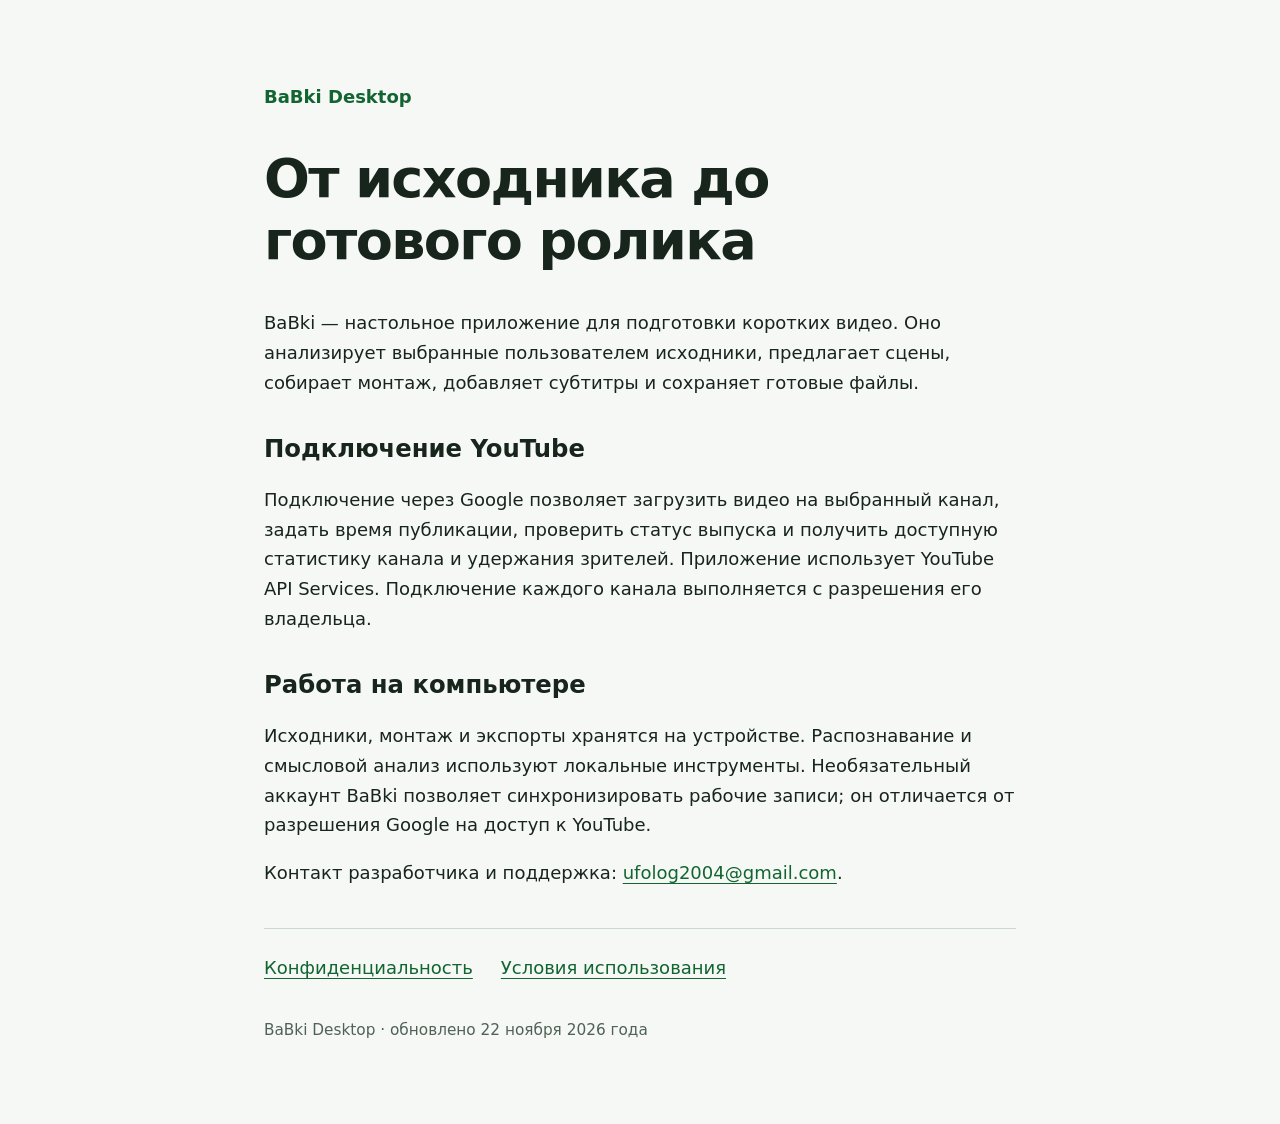
<file: index.html>
<!doctype html>
<html lang="ru"><meta charset="utf-8"><meta name="viewport" content="width=device-width,initial-scale=1">
<title>BaBki Desktop — приложение для коротких видео</title><link rel="stylesheet" href="style.css">
<main><p class="brand">BaBki Desktop</p><h1>От исходника до готового ролика</h1>
<p>BaBki — настольное приложение для подготовки коротких видео. Оно анализирует выбранные пользователем исходники, предлагает сцены, собирает монтаж, добавляет субтитры и сохраняет готовые файлы.</p>
<h2>Подключение YouTube</h2><p>Подключение через Google позволяет загрузить видео на выбранный канал, задать время публикации, проверить статус выпуска и получить доступную статистику канала и удержания зрителей. Приложение использует YouTube API Services. Подключение каждого канала выполняется с разрешения его владельца.</p>
<h2>Работа на компьютере</h2><p>Исходники, монтаж и экспорты хранятся на устройстве. Распознавание и смысловой анализ используют локальные инструменты. Необязательный аккаунт BaBki позволяет синхронизировать рабочие записи; он отличается от разрешения Google на доступ к YouTube.</p>
<p>Контакт разработчика и поддержка: <a href="mailto:ufolog2004@gmail.com">ufolog2004@gmail.com</a>.</p>
<nav aria-label="Документы"><a href="privacy.html">Конфиденциальность</a><a href="terms.html">Условия использования</a></nav>
<footer>BaBki Desktop · обновлено 22 ноября 2026 года</footer></main></html>
</file>
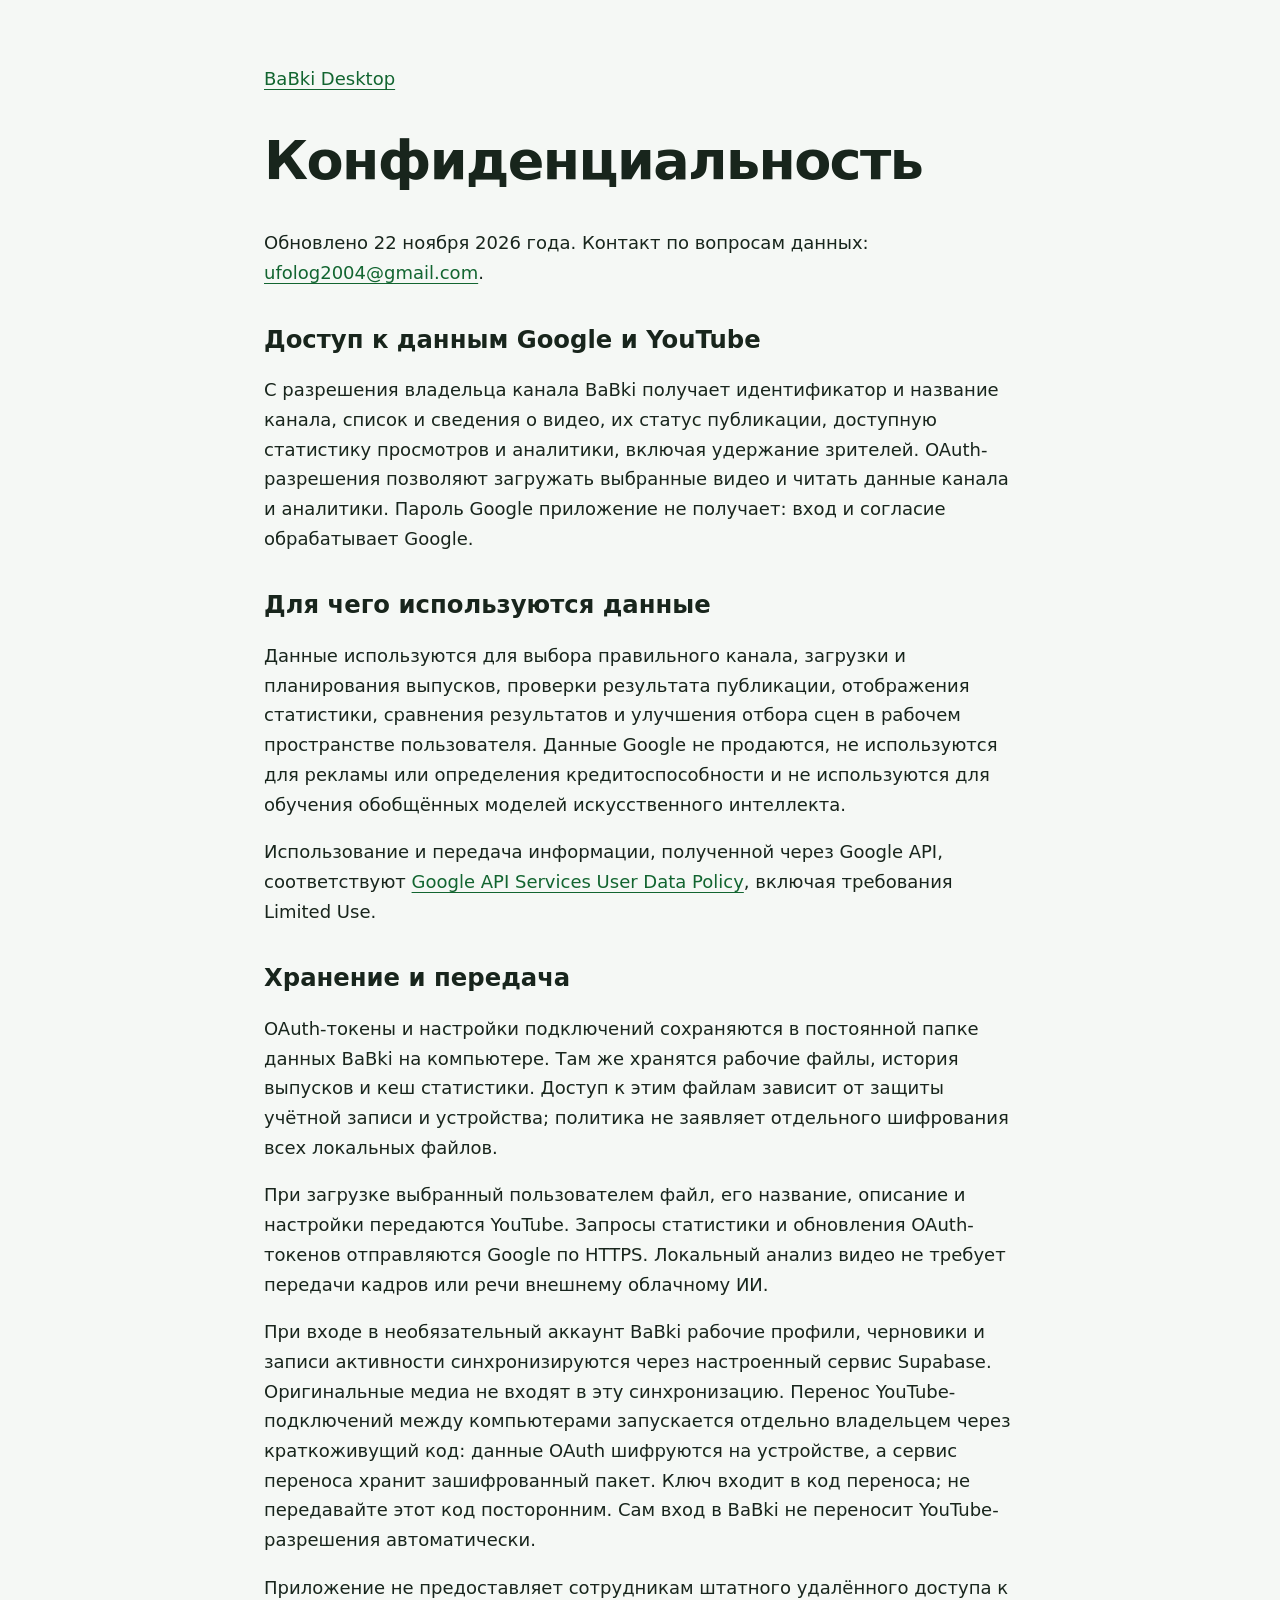
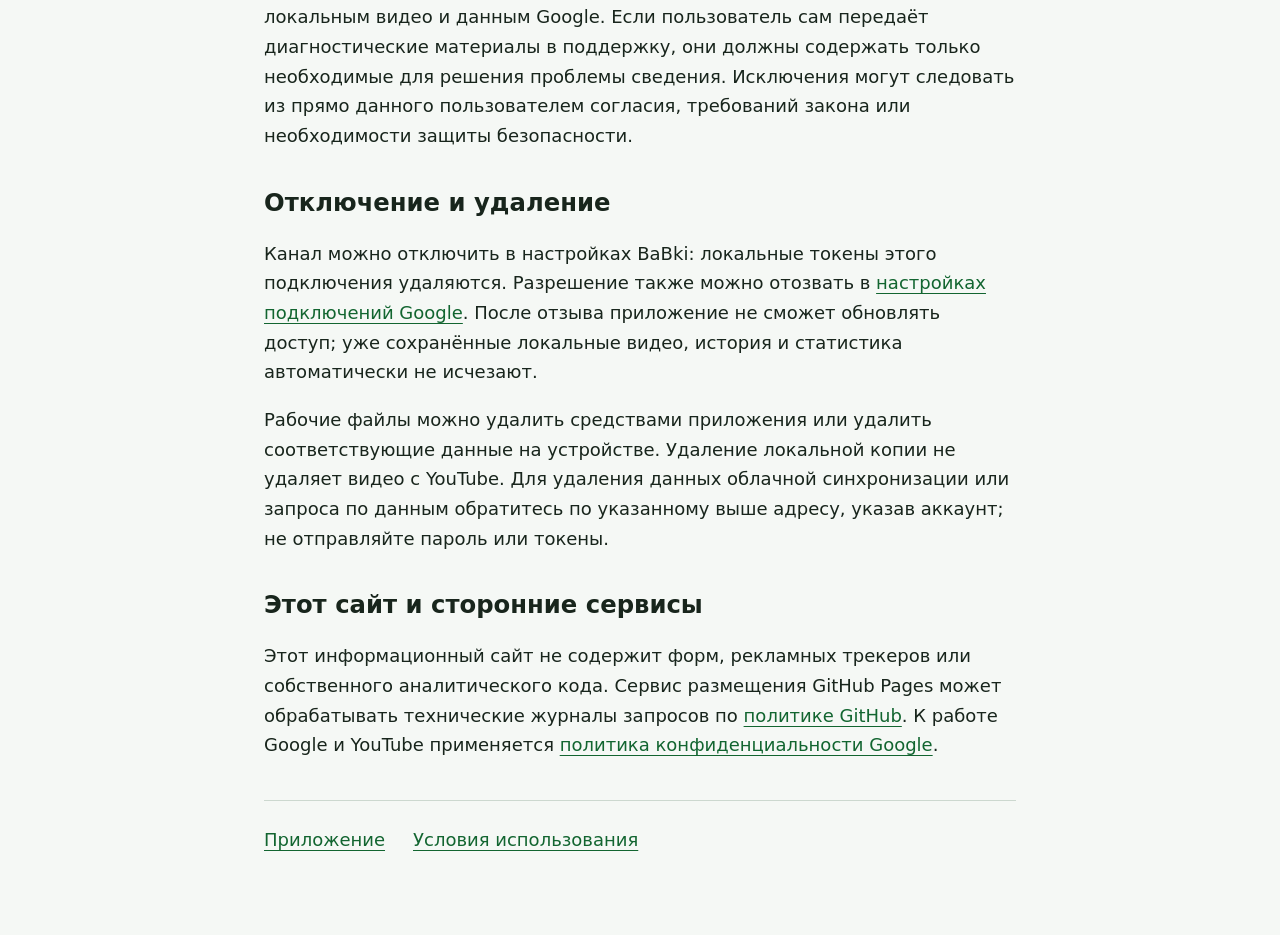
<file: privacy.html>
<!doctype html>
<html lang="ru"><meta charset="utf-8"><meta name="viewport" content="width=device-width,initial-scale=1">
<title>Конфиденциальность — BaBki Desktop</title><link rel="stylesheet" href="style.css">
<main><a href="index.html">BaBki Desktop</a><h1>Конфиденциальность</h1><p>Обновлено 22 ноября 2026 года. Контакт по вопросам данных: <a href="mailto:ufolog2004@gmail.com">ufolog2004@gmail.com</a>.</p>
<h2>Доступ к данным Google и YouTube</h2><p>С разрешения владельца канала BaBki получает идентификатор и название канала, список и сведения о видео, их статус публикации, доступную статистику просмотров и аналитики, включая удержание зрителей. OAuth-разрешения позволяют загружать выбранные видео и читать данные канала и аналитики. Пароль Google приложение не получает: вход и согласие обрабатывает Google.</p>
<h2>Для чего используются данные</h2><p>Данные используются для выбора правильного канала, загрузки и планирования выпусков, проверки результата публикации, отображения статистики, сравнения результатов и улучшения отбора сцен в рабочем пространстве пользователя. Данные Google не продаются, не используются для рекламы или определения кредитоспособности и не используются для обучения обобщённых моделей искусственного интеллекта.</p>
<p>Использование и передача информации, полученной через Google API, соответствуют <a href="https://developers.google.com/terms/api-services-user-data-policy">Google API Services User Data Policy</a>, включая требования Limited Use.</p>
<h2>Хранение и передача</h2><p>OAuth-токены и настройки подключений сохраняются в постоянной папке данных BaBki на компьютере. Там же хранятся рабочие файлы, история выпусков и кеш статистики. Доступ к этим файлам зависит от защиты учётной записи и устройства; политика не заявляет отдельного шифрования всех локальных файлов.</p>
<p>При загрузке выбранный пользователем файл, его название, описание и настройки передаются YouTube. Запросы статистики и обновления OAuth-токенов отправляются Google по HTTPS. Локальный анализ видео не требует передачи кадров или речи внешнему облачному ИИ.</p>
<p>При входе в необязательный аккаунт BaBki рабочие профили, черновики и записи активности синхронизируются через настроенный сервис Supabase. Оригинальные медиа не входят в эту синхронизацию. Перенос YouTube-подключений между компьютерами запускается отдельно владельцем через краткоживущий код: данные OAuth шифруются на устройстве, а сервис переноса хранит зашифрованный пакет. Ключ входит в код переноса; не передавайте этот код посторонним. Сам вход в BaBki не переносит YouTube-разрешения автоматически.</p>
<p>Приложение не предоставляет сотрудникам штатного удалённого доступа к локальным видео и данным Google. Если пользователь сам передаёт диагностические материалы в поддержку, они должны содержать только необходимые для решения проблемы сведения. Исключения могут следовать из прямо данного пользователем согласия, требований закона или необходимости защиты безопасности.</p>
<h2>Отключение и удаление</h2><p>Канал можно отключить в настройках BaBki: локальные токены этого подключения удаляются. Разрешение также можно отозвать в <a href="https://myaccount.google.com/connections">настройках подключений Google</a>. После отзыва приложение не сможет обновлять доступ; уже сохранённые локальные видео, история и статистика автоматически не исчезают.</p>
<p>Рабочие файлы можно удалить средствами приложения или удалить соответствующие данные на устройстве. Удаление локальной копии не удаляет видео с YouTube. Для удаления данных облачной синхронизации или запроса по данным обратитесь по указанному выше адресу, указав аккаунт; не отправляйте пароль или токены.</p>
<h2>Этот сайт и сторонние сервисы</h2><p>Этот информационный сайт не содержит форм, рекламных трекеров или собственного аналитического кода. Сервис размещения GitHub Pages может обрабатывать технические журналы запросов по <a href="https://docs.github.com/site-policy/privacy-policies/github-general-privacy-statement">политике GitHub</a>. К работе Google и YouTube применяется <a href="https://policies.google.com/privacy">политика конфиденциальности Google</a>.</p>
<nav aria-label="Документы"><a href="index.html">Приложение</a><a href="terms.html">Условия использования</a></nav></main></html>
</file>
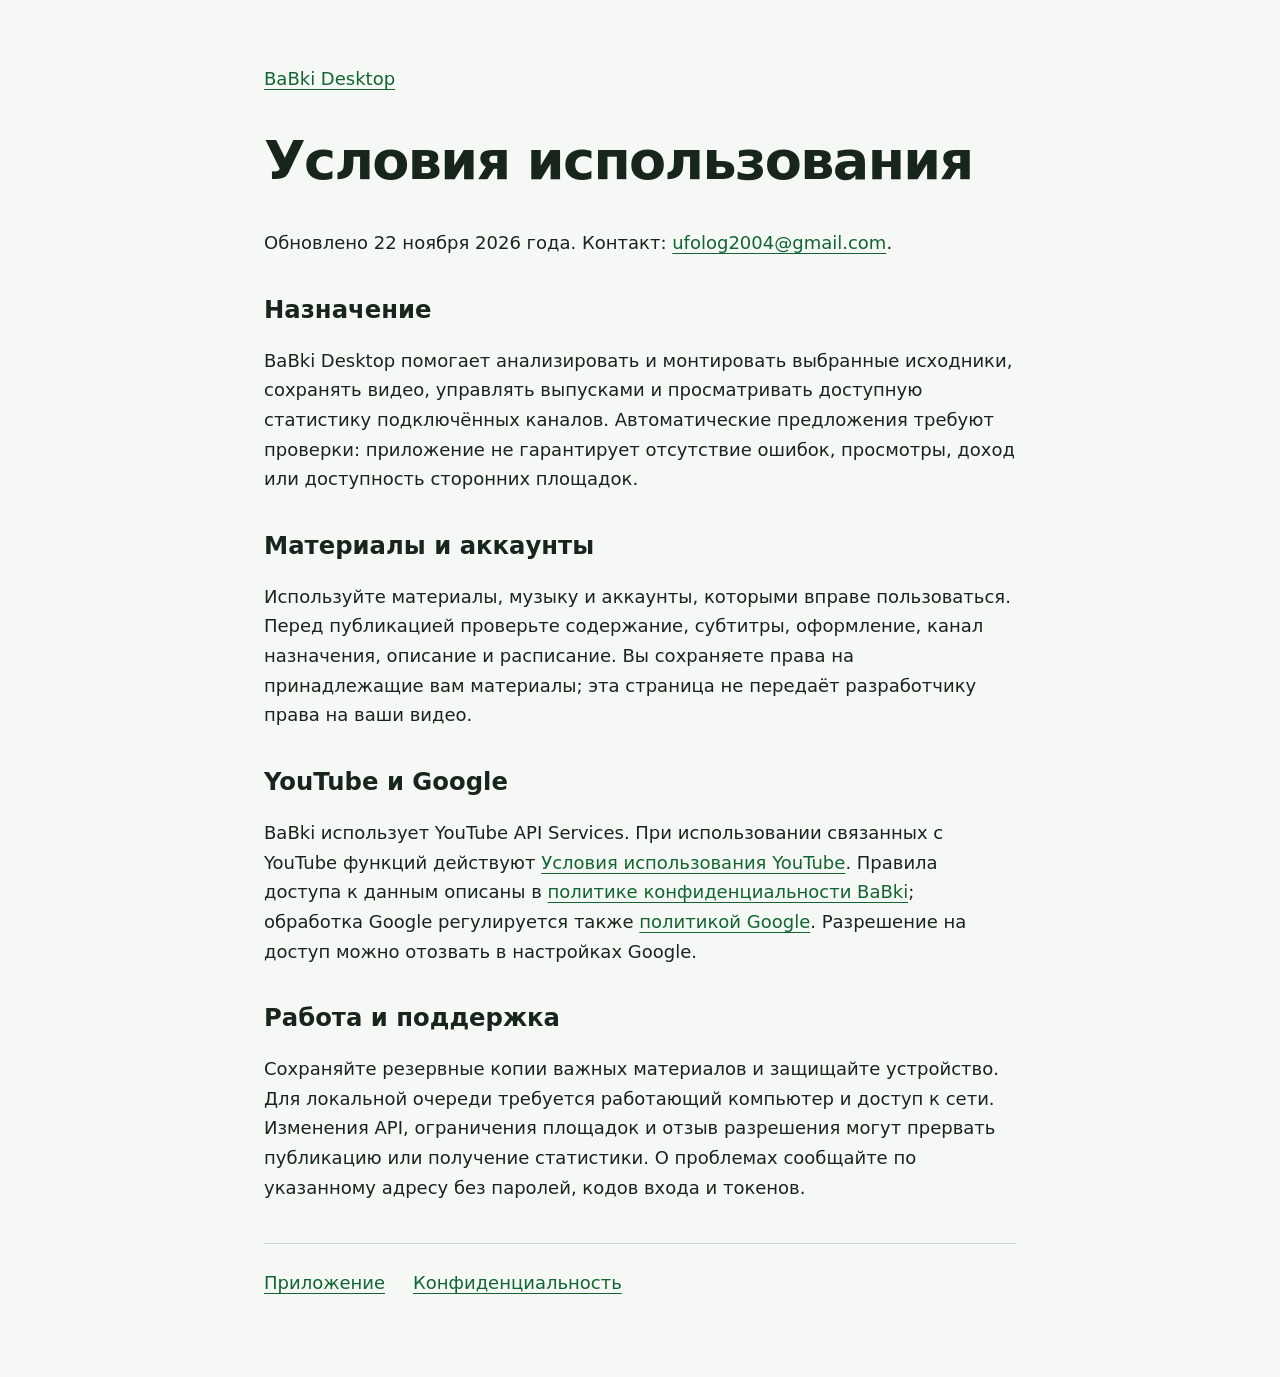
<file: terms.html>
<!doctype html>
<html lang="ru"><meta charset="utf-8"><meta name="viewport" content="width=device-width,initial-scale=1">
<title>Условия использования — BaBki Desktop</title><link rel="stylesheet" href="style.css">
<main><a href="index.html">BaBki Desktop</a><h1>Условия использования</h1><p>Обновлено 22 ноября 2026 года. Контакт: <a href="mailto:ufolog2004@gmail.com">ufolog2004@gmail.com</a>.</p>
<h2>Назначение</h2><p>BaBki Desktop помогает анализировать и монтировать выбранные исходники, сохранять видео, управлять выпусками и просматривать доступную статистику подключённых каналов. Автоматические предложения требуют проверки: приложение не гарантирует отсутствие ошибок, просмотры, доход или доступность сторонних площадок.</p>
<h2>Материалы и аккаунты</h2><p>Используйте материалы, музыку и аккаунты, которыми вправе пользоваться. Перед публикацией проверьте содержание, субтитры, оформление, канал назначения, описание и расписание. Вы сохраняете права на принадлежащие вам материалы; эта страница не передаёт разработчику права на ваши видео.</p>
<h2>YouTube и Google</h2><p>BaBki использует YouTube API Services. При использовании связанных с YouTube функций действуют <a href="https://www.youtube.com/t/terms">Условия использования YouTube</a>. Правила доступа к данным описаны в <a href="privacy.html">политике конфиденциальности BaBki</a>; обработка Google регулируется также <a href="https://policies.google.com/privacy">политикой Google</a>. Разрешение на доступ можно отозвать в настройках Google.</p>
<h2>Работа и поддержка</h2><p>Сохраняйте резервные копии важных материалов и защищайте устройство. Для локальной очереди требуется работающий компьютер и доступ к сети. Изменения API, ограничения площадок и отзыв разрешения могут прервать публикацию или получение статистики. О проблемах сообщайте по указанному адресу без паролей, кодов входа и токенов.</p>
<nav aria-label="Документы"><a href="index.html">Приложение</a><a href="privacy.html">Конфиденциальность</a></nav></main></html>
</file>
<file: style.css>
:root{color-scheme:light dark;font:18px/1.65 system-ui,sans-serif;color:#edf4ee;background:#121813}*{box-sizing:border-box}body{margin:0}main{max-width:800px;margin:auto;padding:64px 24px 80px}h1{font-size:clamp(2rem,6vw,3rem);line-height:1.15;letter-spacing:-.03em}h2{font-size:1.35rem;margin-top:2rem;line-height:1.3}a{color:#93e9aa;text-underline-offset:.2em}a:focus-visible{outline:3px solid #fff;outline-offset:5px}.brand{font-weight:750;color:#93e9aa}nav{display:flex;flex-wrap:wrap;gap:12px 28px;margin-top:40px;border-top:1px solid #3b4b3e;padding-top:24px}footer{font-size:.85rem;color:#b2c0b4;margin-top:36px}@media(prefers-color-scheme:light){:root{color:#18251c;background:#f5f8f5}a,.brand{color:#126530}nav{border-color:#ccd8cf}footer{color:#506255}a:focus-visible{outline-color:#126530}}
</file>
